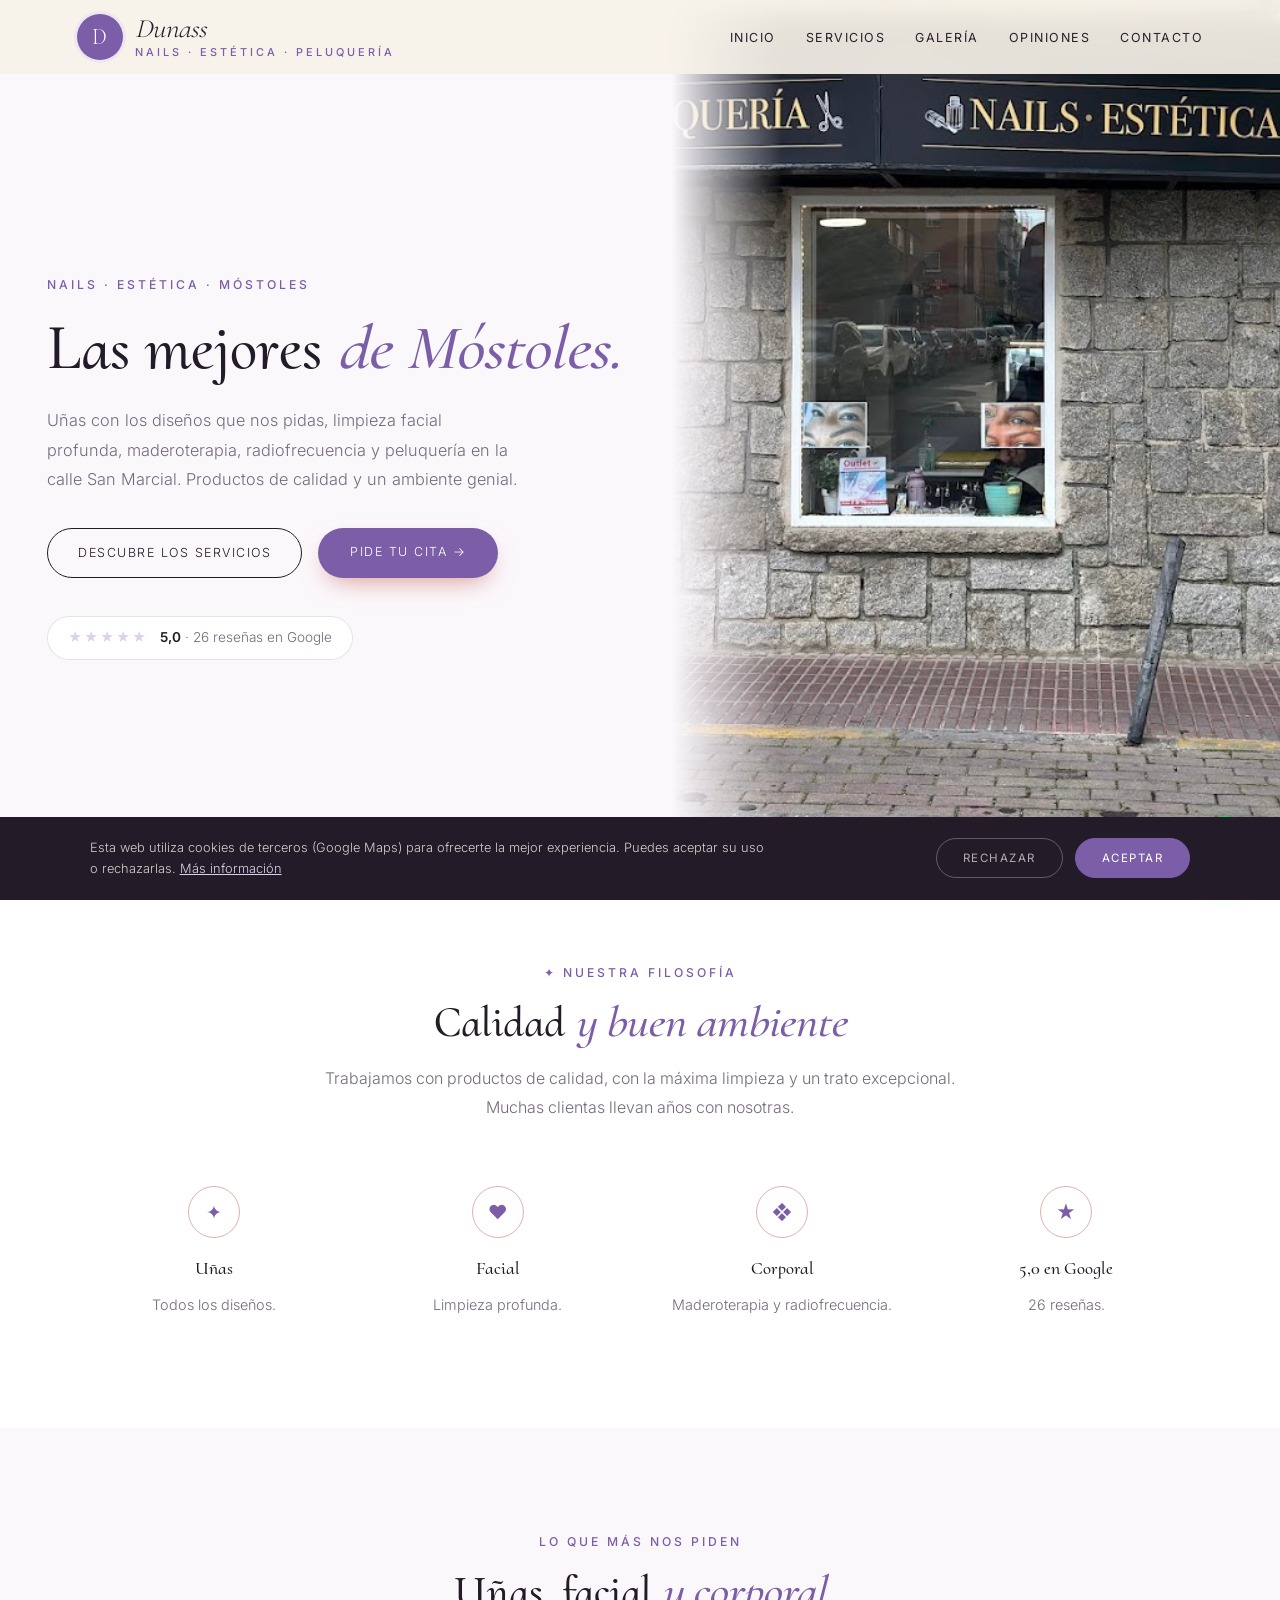
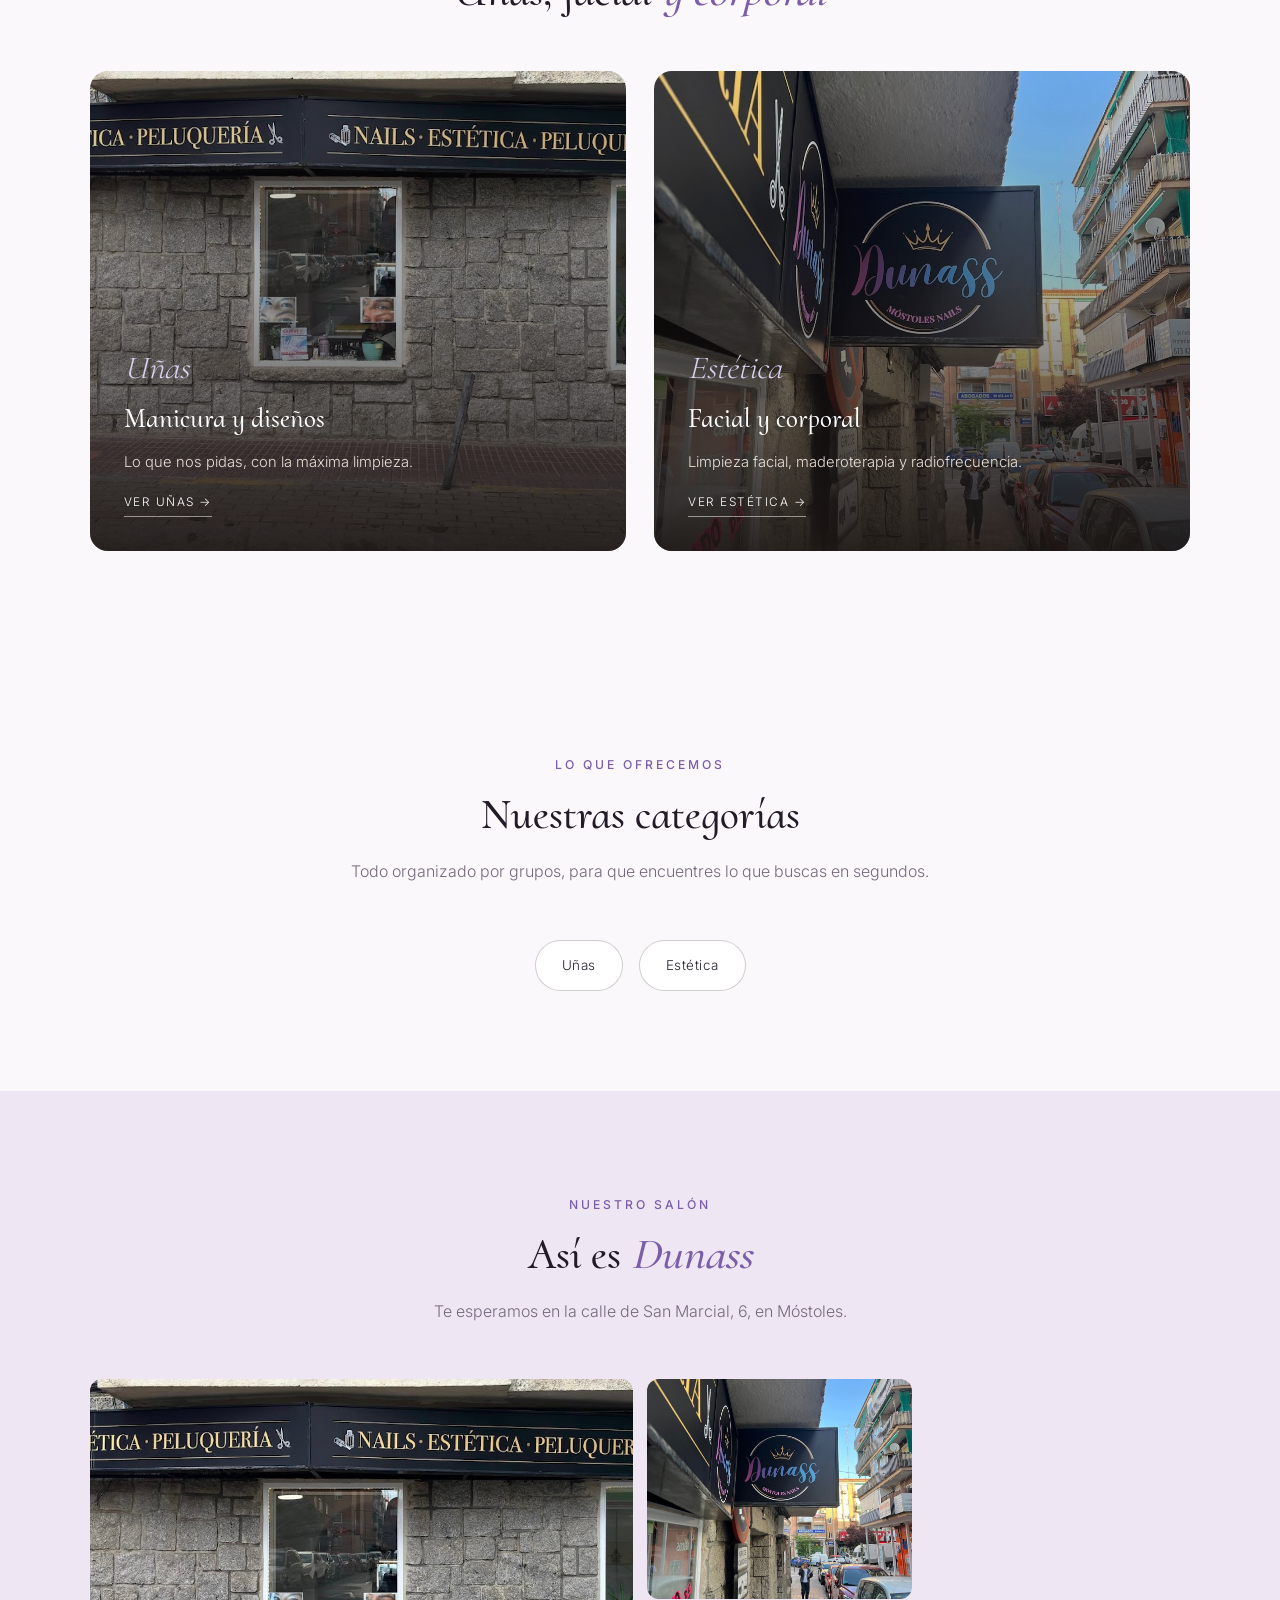
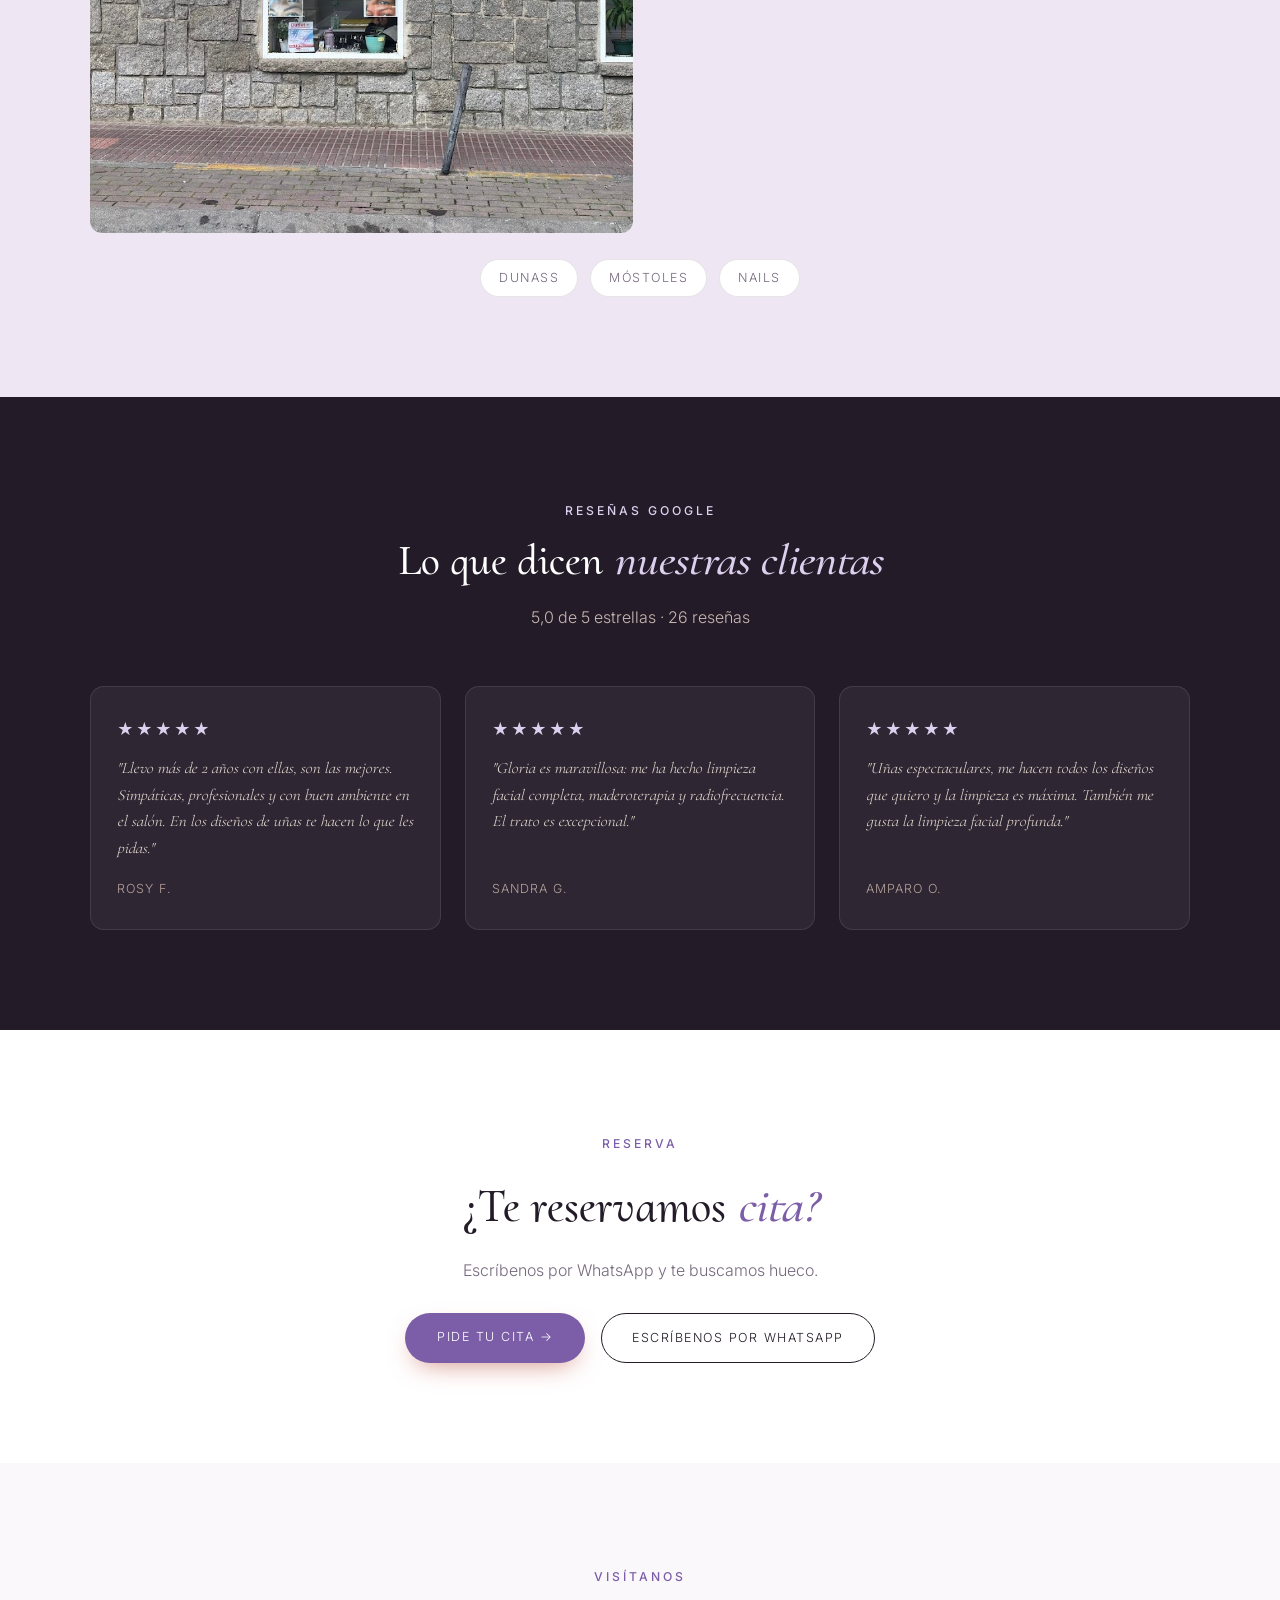
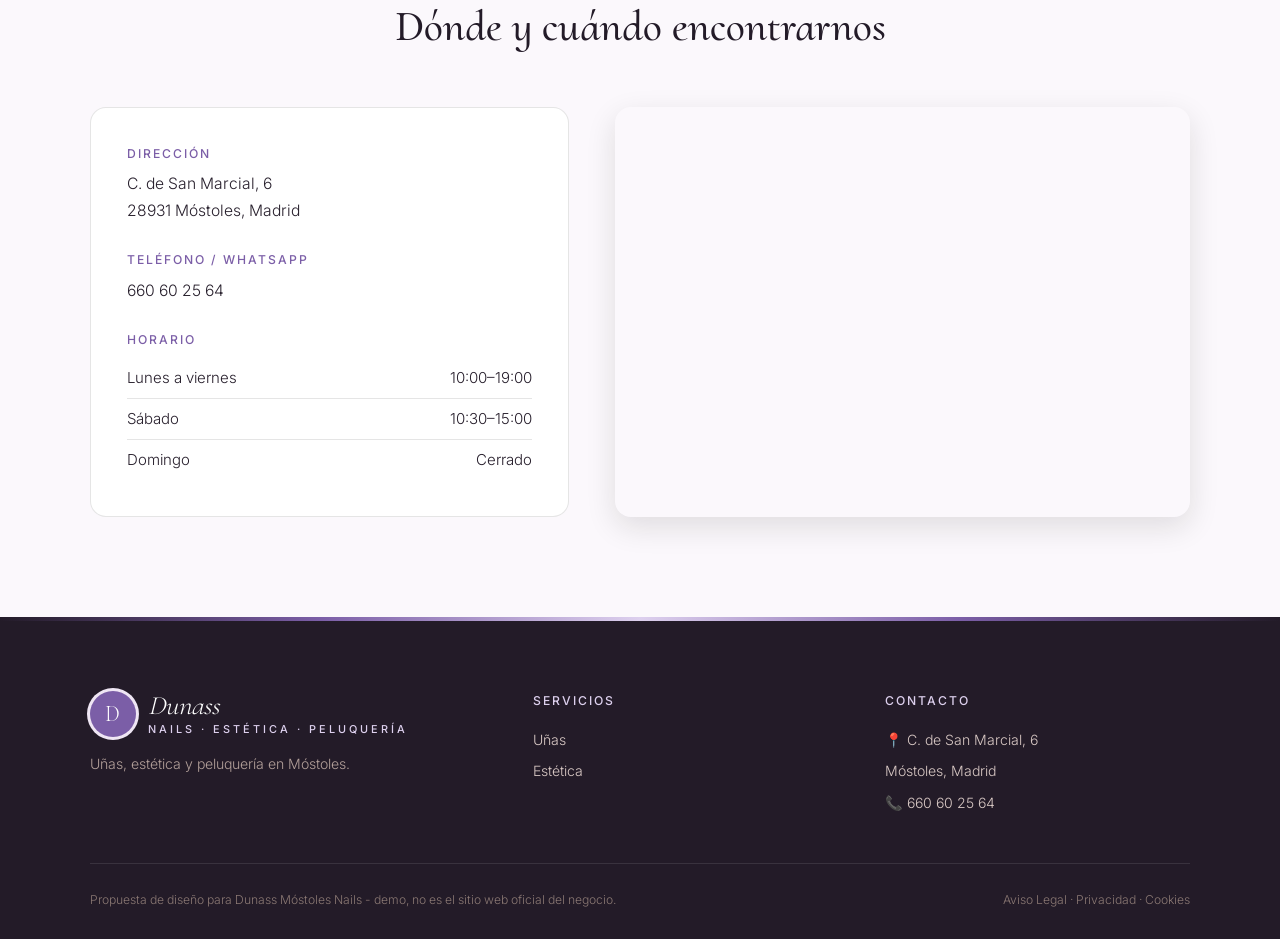
<file: index.html>
<!DOCTYPE html>
<html lang="es">
<head>
<meta charset="UTF-8">
<meta name="viewport" content="width=device-width, initial-scale=1.0">
<title>Dunass Móstoles Nails — Uñas, estética facial y peluquería en Móstoles</title>
<meta name="description" content="Dunass Móstoles Nails, en C. de San Marcial 6, Móstoles. Uñas con diseños, limpieza facial profunda, maderoterapia, radiofrecuencia y peluquería. 5,0★ con 26 reseñas en Google.">
<meta name="theme-color" content="#231b28">
<meta property="og:title" content="Dunass Móstoles Nails · Móstoles">
<meta property="og:image" content="maps_01.jpg">

<link rel="preconnect" href="https://fonts.googleapis.com"><link rel="preconnect" href="https://fonts.gstatic.com" crossorigin><link href="https://fonts.googleapis.com/css2?family=Cormorant+Upright:wght@600&family=Inter:wght@300;400;500;600&display=swap" rel="stylesheet">
<link rel="stylesheet" href="styles.css">
</head>
<body>

<header id="header">
  <a href="index.html" class="logo" aria-label="Dunass Móstoles Nails, inicio"><span class="logo-mark">D</span><span class="logo-text"><span class="script">Dunass</span><small>nails · estética · peluquería</small></span></a>
  <nav id="nav" aria-label="Navegación principal"><ul><li><a href="index.html#inicio">Inicio</a></li><li><a href="servicios.html">Servicios</a></li><li><a href="index.html#galeria">Galería</a></li><li><a href="index.html#opiniones">Opiniones</a></li><li><a href="index.html#contacto">Contacto</a></li></ul></nav><button class="nav-toggle" id="navToggle" aria-label="Abrir menú">☰</button>
</header>

<section class="hero" id="inicio">
  <div class="hero-text">
    <span class="eyebrow">Nails · Estética · Móstoles</span>
    <h1>Las mejores <em>de Móstoles.</em></h1>
    <p>Uñas con los diseños que nos pidas, limpieza facial profunda, maderoterapia, radiofrecuencia y peluquería en la calle San Marcial. Productos de calidad y un ambiente genial.</p>
    <div class="hero-ctas">
      <a href="servicios.html" class="btn-outline">Descubre los servicios</a>
      <a href="https://wa.me/34660602564?text=Hola%2C%20quiero%20pedir%20cita%20en%20Dunass" class="btn-solid" target="_blank" rel="noopener">Pide tu cita →</a>
    </div>
    <a class="hero-rating" href="https://www.google.com/maps/search/?api=1&query=Dunass+Mostoles+Nails,+C.+de+San+Marcial+6,+M%C3%B3stoles" target="_blank" rel="noopener"><span class="stars">★★★★★</span><span><strong>5,0</strong> · 26 reseñas en Google</span></a>
  </div>
  <div class="hero-img"><img src="maps_01.jpg" alt="Fachada de Dunass Móstoles Nails" style="object-position:center 50%;"></div>
</section>

<section class="trust">
  <div class="section-head">
    <span class="eyebrow">✦ Nuestra filosofía</span>
    <h2>Calidad <em>y buen ambiente</em></h2>
    <p>Trabajamos con productos de calidad, con la máxima limpieza y un trato excepcional. Muchas clientas llevan años con nosotras.</p>
  </div>
  <div class="trust-grid">
    <div class="trust-card"><span class="trust-ic">✦</span><h3>Uñas</h3><p>Todos los diseños.</p></div>
    <div class="trust-card"><span class="trust-ic">♥</span><h3>Facial</h3><p>Limpieza profunda.</p></div>
    <div class="trust-card"><span class="trust-ic">❖</span><h3>Corporal</h3><p>Maderoterapia y radiofrecuencia.</p></div>
    <div class="trust-card"><span class="trust-ic">★</span><h3>5,0 en Google</h3><p>26 reseñas.</p></div>
  </div>
</section>

<section class="worlds">
  <div class="section-head">
    <span class="eyebrow">Lo que más nos piden</span>
    <h2>Uñas, facial <em>y corporal</em></h2>
  </div>
  <div class="worlds-grid">
    <a href="servicios.html#unas" class="world-card"><img src="maps_01.jpg" alt="Manicura y diseños"><div class="world-text"><span class="script">Uñas</span><h3>Manicura y diseños</h3><p>Lo que nos pidas, con la máxima limpieza.</p><span class="world-link">Ver uñas →</span></div></a>
    <a href="servicios.html#estetica" class="world-card"><img src="maps_03.jpg" alt="Facial y corporal"><div class="world-text"><span class="script">Estética</span><h3>Facial y corporal</h3><p>Limpieza facial, maderoterapia y radiofrecuencia.</p><span class="world-link">Ver estética →</span></div></a>
  </div>
</section>

<section>
  <div class="section-head">
    <span class="eyebrow">Lo que ofrecemos</span>
    <h2>Nuestras categorías</h2>
    <p>Todo organizado por grupos, para que encuentres lo que buscas en segundos.</p>
  </div>
  <div class="cat-pills">
    <a href="servicios.html#unas" class="cat-pill">Uñas</a>
    <a href="servicios.html#estetica" class="cat-pill">Estética</a>
  </div>
</section>

<section class="gallery-wrap" id="galeria">
  <div class="section-head">
    <span class="eyebrow">Nuestro salón</span>
    <h2>Así es <em>Dunass</em></h2>
    <p>Te esperamos en la calle de San Marcial, 6, en Móstoles.</p>
  </div>
  <div class="gallery">
    <figure class="big"><img src="maps_01.jpg" alt="Nuestro salón" loading="lazy"></figure>
    <figure><img src="maps_03.jpg" alt="Calle San Marcial" loading="lazy"></figure>
  </div>
  <div class="brands"><span>Dunass</span><span>Móstoles</span><span>Nails</span></div>
</section>

<section class="reviews-wrap" id="opiniones">
  <div class="section-head">
    <span class="eyebrow">Reseñas Google</span>
    <h2>Lo que dicen <em>nuestras clientas</em></h2>
    <p>5,0 de 5 estrellas · 26 reseñas</p>
  </div>
  <div class="review-grid">
    <div class="review-card"><div class="stars">★★★★★</div><p>"Llevo más de 2 años con ellas, son las mejores. Simpáticas, profesionales y con buen ambiente en el salón. En los diseños de uñas te hacen lo que les pidas."</p><cite>Rosy F.</cite></div>
    <div class="review-card"><div class="stars">★★★★★</div><p>"Gloria es maravillosa: me ha hecho limpieza facial completa, maderoterapia y radiofrecuencia. El trato es excepcional."</p><cite>Sandra G.</cite></div>
    <div class="review-card"><div class="stars">★★★★★</div><p>"Uñas espectaculares, me hacen todos los diseños que quiero y la limpieza es máxima. También me gusta la limpieza facial profunda."</p><cite>Amparo O.</cite></div>
  </div>
</section>

<section class="cta-section">
  <span class="eyebrow">Reserva</span>
  <h2>¿Te reservamos <em>cita?</em></h2>
  <p>Escríbenos por WhatsApp y te buscamos hueco.</p>
  <div class="cta-row">
    <a href="https://wa.me/34660602564?text=Hola%2C%20quiero%20pedir%20cita%20en%20Dunass" class="btn-solid" target="_blank" rel="noopener">Pide tu cita →</a>
    <a href="https://wa.me/34660602564?text=Hola%2C%20quiero%20pedir%20cita%20en%20Dunass" class="btn-outline" target="_blank" rel="noopener">Escríbenos por WhatsApp</a>
  </div>
</section>

<section class="contact-section" id="contacto">
  <div class="section-head">
    <span class="eyebrow">Visítanos</span>
    <h2>Dónde y cuándo encontrarnos</h2>
  </div>
  <div class="contact-grid">
    <div class="contact-info">
      <div class="contact-block"><h3>Dirección</h3><p>C. de San Marcial, 6<br>28931 Móstoles, Madrid</p></div>
      <div class="contact-block"><h3>Teléfono / WhatsApp</h3><p><a href="tel:+34660602564">660 60 25 64</a></p></div>
      <div class="contact-block"><h3>Horario</h3><ul class="hours-list"><li><span>Lunes a viernes</span><span>10:00–19:00</span></li><li><span>Sábado</span><span>10:30–15:00</span></li><li><span>Domingo</span><span>Cerrado</span></li></ul></div>
      
    </div>
    <div class="contact-map">
      <iframe title="Mapa de Dunass Móstoles Nails" src="https://www.google.com/maps?q=Dunass+Mostoles+Nails,+C.+de+San+Marcial+6,+M%C3%B3stoles&output=embed" width="100%" height="100%" style="border:0;" allowfullscreen="" loading="lazy" referrerpolicy="no-referrer-when-downgrade"></iframe>
    </div>
  </div>
</section>

<footer>
  <div class="footer-grid">
    <div class="footer-brand">
      <a href="index.html" class="logo light"><span class="logo-mark">D</span><span class="logo-text"><span class="script">Dunass</span><small>nails · estética · peluquería</small></span></a>
      <p>Uñas, estética y peluquería en Móstoles.</p>
    </div>
    <div><h4>Servicios</h4><ul><li><a href="servicios.html#unas">Uñas</a></li><li><a href="servicios.html#estetica">Estética</a></li></ul></div>
    <div><h4>Contacto</h4><ul><li>📍 C. de San Marcial, 6</li><li>Móstoles, Madrid</li><li>📞 <a href="tel:+34660602564">660 60 25 64</a></li></ul></div>
  </div>
  <div class="footer-bottom">
    <span>Propuesta de diseño para Dunass Móstoles Nails - demo, no es el sitio web oficial del negocio.</span>
    <span><a href="aviso-legal.html">Aviso Legal</a> &middot; <a href="politica-privacidad.html">Privacidad</a> &middot; <a href="politica-cookies.html">Cookies</a></span>
  </div>
</footer>

<div id="cookie-banner" class="cookie-banner"><p>Esta web utiliza cookies de terceros (Google Maps) para ofrecerte la mejor experiencia. Puedes aceptar su uso o rechazarlas. <a href="politica-cookies.html">Más información</a></p><div class="cookie-actions"><button onclick="setCookieChoice('rejected')" class="ck-reject">Rechazar</button><button onclick="setCookieChoice('accepted')" class="ck-accept">Aceptar</button></div></div>
<div class="social-fabs"><a class="wa-fab" href="https://wa.me/34660602564?text=Hola%2C%20quiero%20pedir%20cita%20en%20Dunass" target="_blank" rel="noopener" aria-label="Escribir por WhatsApp"><svg width="28" height="28" viewBox="0 0 24 24" fill="white"><path d="M17.5 14.4c-.3-.1-1.8-.9-2-1s-.5-.1-.7.1-.8 1-.9 1.2-.3.2-.6.1a8.2 8.2 0 0 1-2.4-1.5 9 9 0 0 1-1.7-2.1c-.2-.3 0-.5.1-.6l.4-.5.3-.5v-.5l-.9-2.2c-.2-.6-.5-.5-.7-.5h-.6a1.1 1.1 0 0 0-.8.4 3.4 3.4 0 0 0-1 2.5 5.9 5.9 0 0 0 1.2 3.1 13.5 13.5 0 0 0 5.2 4.6c2.6 1 2.6.7 3.1.6a2.6 2.6 0 0 0 1.7-1.2 2.1 2.1 0 0 0 .2-1.2c-.1-.1-.3-.2-.6-.3ZM12 21.8a9.8 9.8 0 0 1-5-1.4l-.4-.2-3.7 1 1-3.6-.2-.4A9.8 9.8 0 1 1 12 21.8Zm8.4-18.3A11.8 11.8 0 0 0 1.8 17.7L.2 23.8l6.3-1.6a11.8 11.8 0 0 0 5.6 1.4A11.8 11.8 0 0 0 20.4 3.5Z"/></svg></a></div>
<script src="main.js"></script>
</body>
</html>
</file>
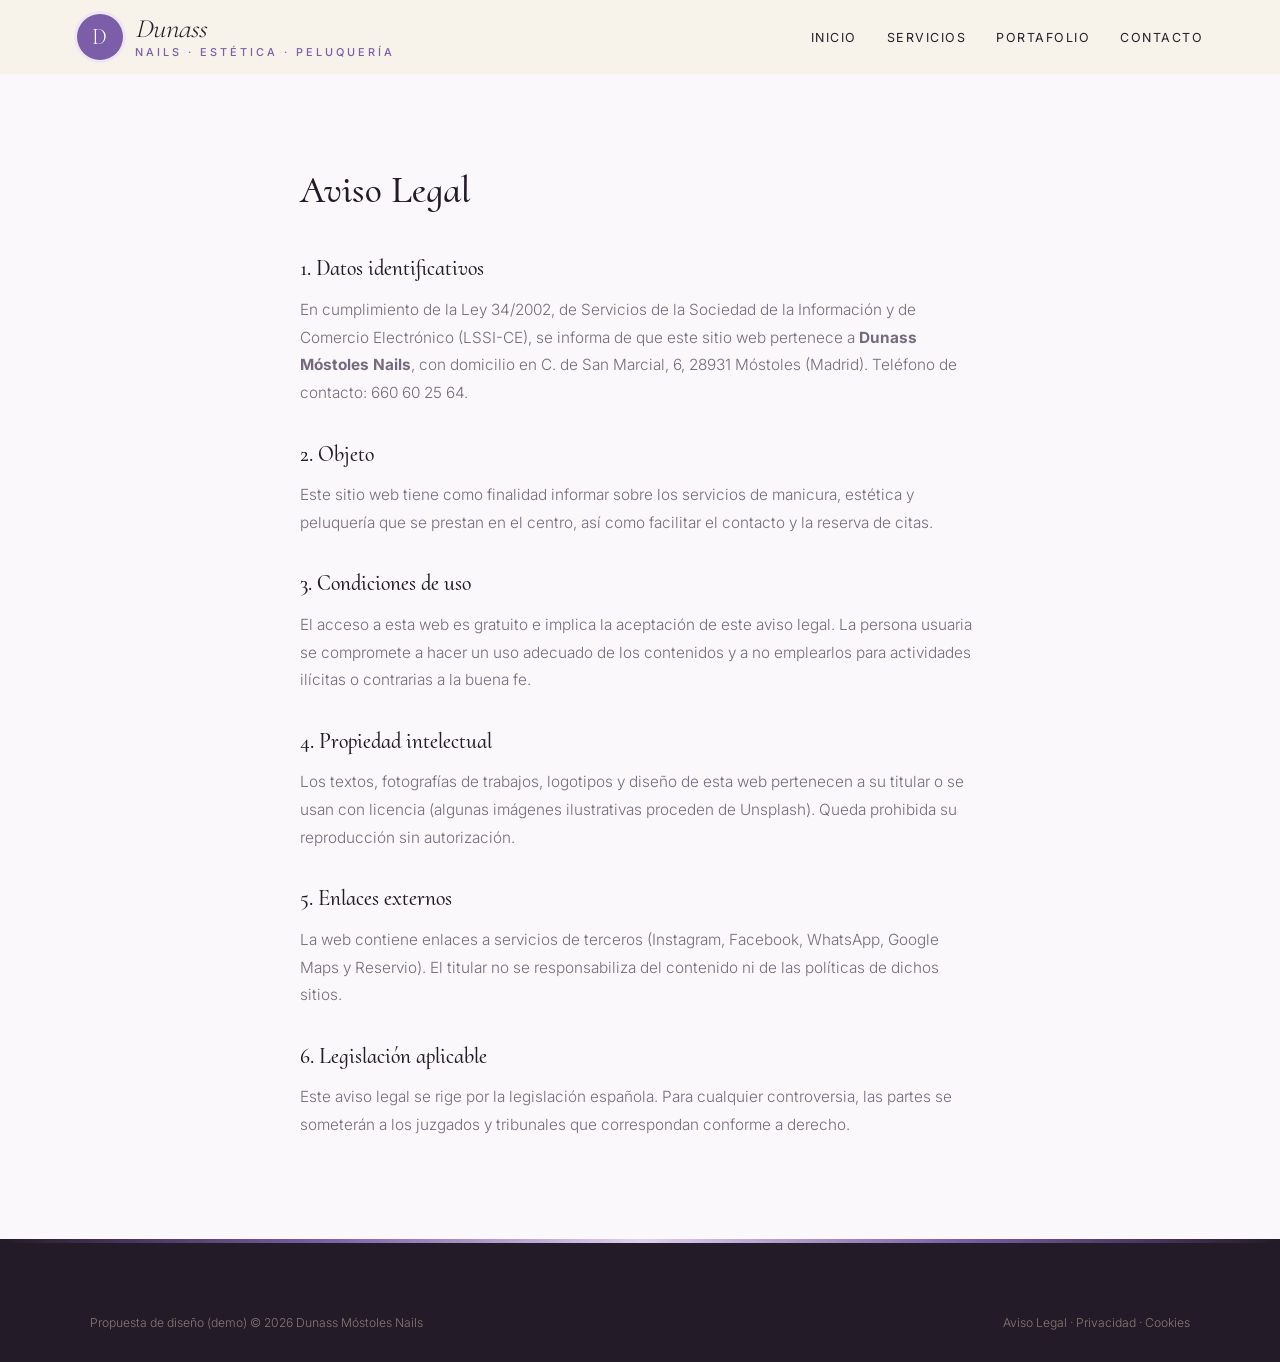
<file: aviso-legal.html>
<!DOCTYPE html>
<html lang="es">
<head>
<meta charset="UTF-8">
<meta name="viewport" content="width=device-width, initial-scale=1.0">
<title>Aviso Legal — Dunass Móstoles Nails</title>
<meta name="robots" content="noindex">

<link rel="preconnect" href="https://fonts.googleapis.com">
<link href="https://fonts.googleapis.com/css2?family=Cormorant+Upright:wght@600&family=Inter:wght@300;400;500;600&display=swap" rel="stylesheet">
<link rel="stylesheet" href="styles.css">
</head>
<body>
<header id="header" class="scrolled">
  <a href="index.html" class="logo" aria-label="Dunass Móstoles Nails, inicio">
    <span class="logo-mark">D</span>
    <span class="logo-text"><span class="script">Dunass</span><small>nails · estética · peluquería</small></span>
  </a>
  <nav id="nav" aria-label="Navegación principal">
    <ul>
      <li><a href="index.html#inicio">Inicio</a></li>
      <li><a href="servicios.html">Servicios</a></li>
      <li><a href="portafolio.html">Portafolio</a></li>
      <li><a href="index.html#contacto">Contacto</a></li>
    </ul>
  </nav>
  <button class="nav-toggle" id="navToggle" aria-label="Abrir menú">☰</button>
</header>
<main class="legal"><h1>Aviso Legal</h1>
<h2>1. Datos identificativos</h2>
<p>En cumplimiento de la Ley 34/2002, de Servicios de la Sociedad de la Información y de Comercio Electrónico (LSSI-CE), se informa de que este sitio web pertenece a <strong>Dunass Móstoles Nails</strong>, con domicilio en C. de San Marcial, 6, 28931 Móstoles (Madrid). Teléfono de contacto: 660 60 25 64.</p>
<h2>2. Objeto</h2>
<p>Este sitio web tiene como finalidad informar sobre los servicios de manicura, estética y peluquería que se prestan en el centro, así como facilitar el contacto y la reserva de citas.</p>
<h2>3. Condiciones de uso</h2>
<p>El acceso a esta web es gratuito e implica la aceptación de este aviso legal. La persona usuaria se compromete a hacer un uso adecuado de los contenidos y a no emplearlos para actividades ilícitas o contrarias a la buena fe.</p>
<h2>4. Propiedad intelectual</h2>
<p>Los textos, fotografías de trabajos, logotipos y diseño de esta web pertenecen a su titular o se usan con licencia (algunas imágenes ilustrativas proceden de Unsplash). Queda prohibida su reproducción sin autorización.</p>
<h2>5. Enlaces externos</h2>
<p>La web contiene enlaces a servicios de terceros (Instagram, Facebook, WhatsApp, Google Maps y Reservio). El titular no se responsabiliza del contenido ni de las políticas de dichos sitios.</p>
<h2>6. Legislación aplicable</h2>
<p>Este aviso legal se rige por la legislación española. Para cualquier controversia, las partes se someterán a los juzgados y tribunales que correspondan conforme a derecho.</p></main>
<footer>
  <div class="footer-bottom" style="margin-top:0">
    <span>Propuesta de diseño (demo) © 2026 Dunass Móstoles Nails</span>
    <span><a href="aviso-legal.html">Aviso Legal</a> &middot; <a href="politica-privacidad.html">Privacidad</a> &middot; <a href="politica-cookies.html">Cookies</a></span>
  </div>
</footer>
<script src="main.js"></script>
</body>
</html>
</file>
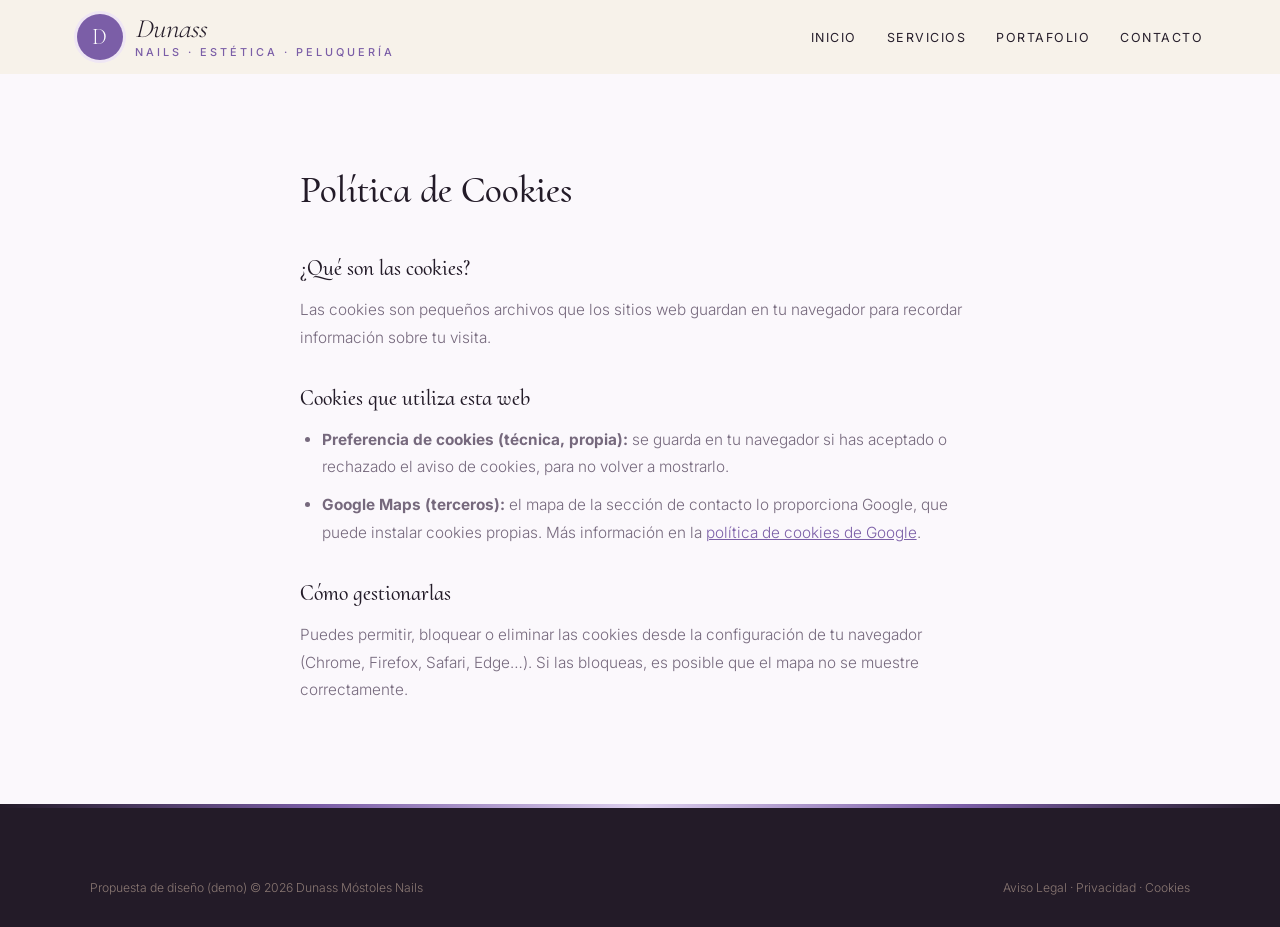
<file: politica-cookies.html>
<!DOCTYPE html>
<html lang="es">
<head>
<meta charset="UTF-8">
<meta name="viewport" content="width=device-width, initial-scale=1.0">
<title>Política de Cookies — Dunass Móstoles Nails</title>
<meta name="robots" content="noindex">

<link rel="preconnect" href="https://fonts.googleapis.com">
<link href="https://fonts.googleapis.com/css2?family=Cormorant+Upright:wght@600&family=Inter:wght@300;400;500;600&display=swap" rel="stylesheet">
<link rel="stylesheet" href="styles.css">
</head>
<body>
<header id="header" class="scrolled">
  <a href="index.html" class="logo" aria-label="Dunass Móstoles Nails, inicio">
    <span class="logo-mark">D</span>
    <span class="logo-text"><span class="script">Dunass</span><small>nails · estética · peluquería</small></span>
  </a>
  <nav id="nav" aria-label="Navegación principal">
    <ul>
      <li><a href="index.html#inicio">Inicio</a></li>
      <li><a href="servicios.html">Servicios</a></li>
      <li><a href="portafolio.html">Portafolio</a></li>
      <li><a href="index.html#contacto">Contacto</a></li>
    </ul>
  </nav>
  <button class="nav-toggle" id="navToggle" aria-label="Abrir menú">☰</button>
</header>
<main class="legal"><h1>Política de Cookies</h1>
<h2>¿Qué son las cookies?</h2>
<p>Las cookies son pequeños archivos que los sitios web guardan en tu navegador para recordar información sobre tu visita.</p>
<h2>Cookies que utiliza esta web</h2>
<ul>
<li><strong>Preferencia de cookies (técnica, propia):</strong> se guarda en tu navegador si has aceptado o rechazado el aviso de cookies, para no volver a mostrarlo.</li>
<li><strong>Google Maps (terceros):</strong> el mapa de la sección de contacto lo proporciona Google, que puede instalar cookies propias. Más información en la <a href="https://policies.google.com/technologies/cookies" target="_blank" rel="noopener">política de cookies de Google</a>.</li>
</ul>
<h2>Cómo gestionarlas</h2>
<p>Puedes permitir, bloquear o eliminar las cookies desde la configuración de tu navegador (Chrome, Firefox, Safari, Edge…). Si las bloqueas, es posible que el mapa no se muestre correctamente.</p></main>
<footer>
  <div class="footer-bottom" style="margin-top:0">
    <span>Propuesta de diseño (demo) © 2026 Dunass Móstoles Nails</span>
    <span><a href="aviso-legal.html">Aviso Legal</a> &middot; <a href="politica-privacidad.html">Privacidad</a> &middot; <a href="politica-cookies.html">Cookies</a></span>
  </div>
</footer>
<script src="main.js"></script>
</body>
</html>
</file>
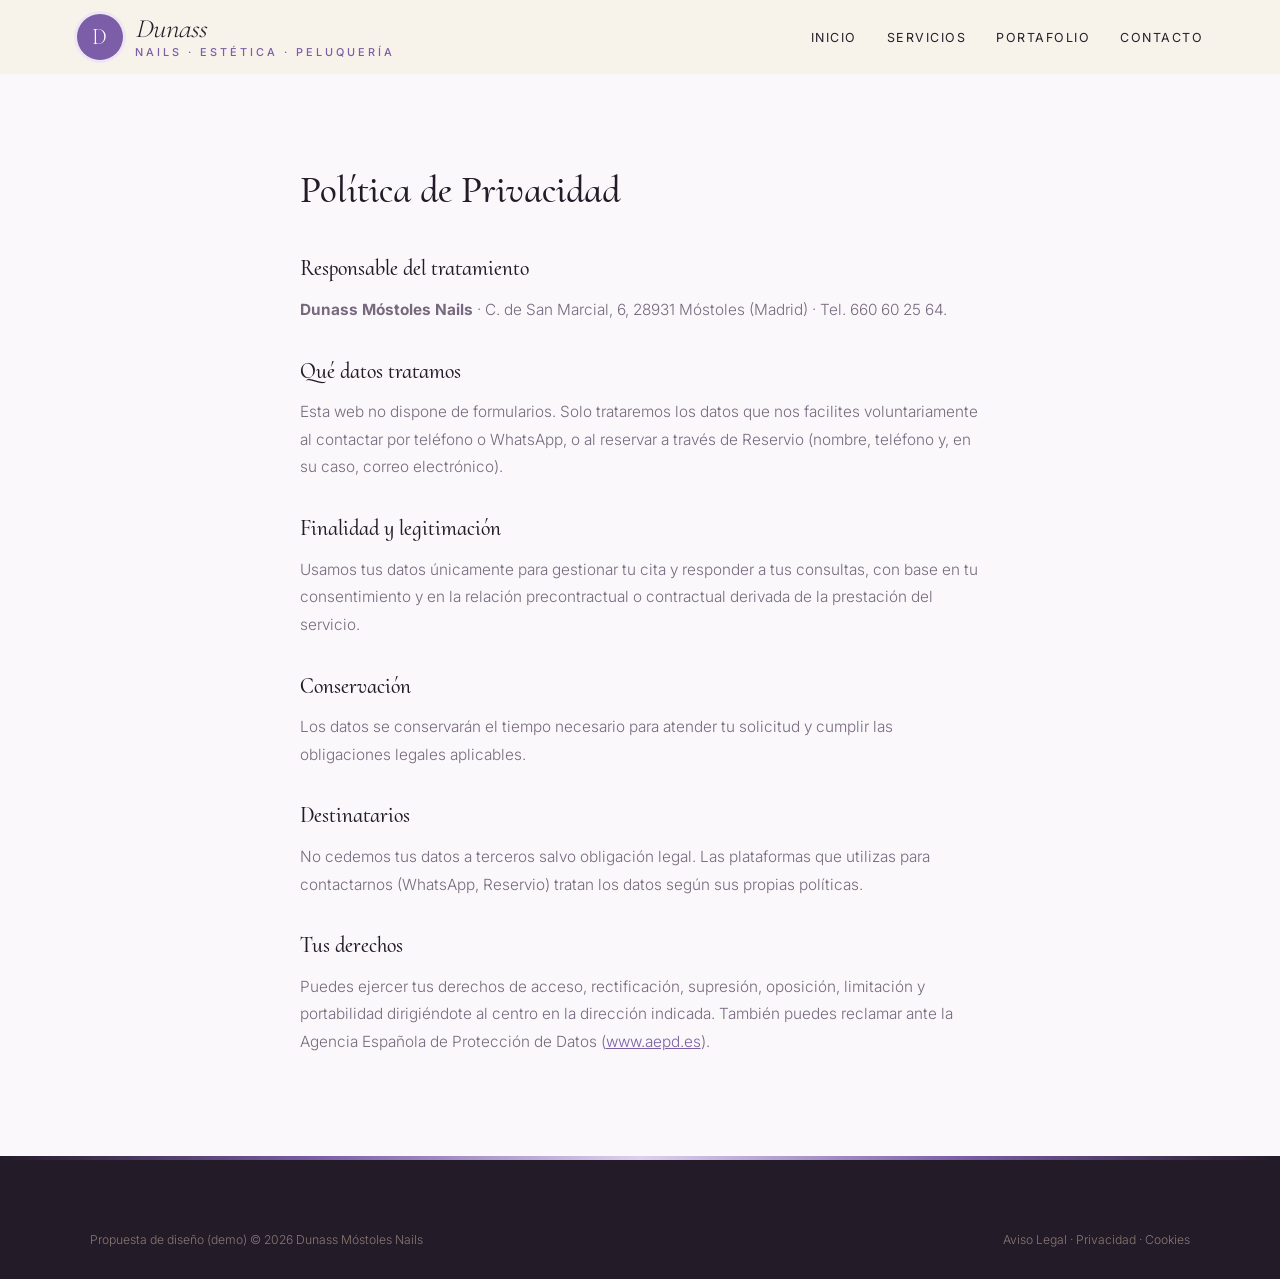
<file: politica-privacidad.html>
<!DOCTYPE html>
<html lang="es">
<head>
<meta charset="UTF-8">
<meta name="viewport" content="width=device-width, initial-scale=1.0">
<title>Política de Privacidad — Dunass Móstoles Nails</title>
<meta name="robots" content="noindex">

<link rel="preconnect" href="https://fonts.googleapis.com">
<link href="https://fonts.googleapis.com/css2?family=Cormorant+Upright:wght@600&family=Inter:wght@300;400;500;600&display=swap" rel="stylesheet">
<link rel="stylesheet" href="styles.css">
</head>
<body>
<header id="header" class="scrolled">
  <a href="index.html" class="logo" aria-label="Dunass Móstoles Nails, inicio">
    <span class="logo-mark">D</span>
    <span class="logo-text"><span class="script">Dunass</span><small>nails · estética · peluquería</small></span>
  </a>
  <nav id="nav" aria-label="Navegación principal">
    <ul>
      <li><a href="index.html#inicio">Inicio</a></li>
      <li><a href="servicios.html">Servicios</a></li>
      <li><a href="portafolio.html">Portafolio</a></li>
      <li><a href="index.html#contacto">Contacto</a></li>
    </ul>
  </nav>
  <button class="nav-toggle" id="navToggle" aria-label="Abrir menú">☰</button>
</header>
<main class="legal"><h1>Política de Privacidad</h1>
<h2>Responsable del tratamiento</h2>
<p><strong>Dunass Móstoles Nails</strong> · C. de San Marcial, 6, 28931 Móstoles (Madrid) · Tel. 660 60 25 64.</p>
<h2>Qué datos tratamos</h2>
<p>Esta web no dispone de formularios. Solo trataremos los datos que nos facilites voluntariamente al contactar por teléfono o WhatsApp, o al reservar a través de Reservio (nombre, teléfono y, en su caso, correo electrónico).</p>
<h2>Finalidad y legitimación</h2>
<p>Usamos tus datos únicamente para gestionar tu cita y responder a tus consultas, con base en tu consentimiento y en la relación precontractual o contractual derivada de la prestación del servicio.</p>
<h2>Conservación</h2>
<p>Los datos se conservarán el tiempo necesario para atender tu solicitud y cumplir las obligaciones legales aplicables.</p>
<h2>Destinatarios</h2>
<p>No cedemos tus datos a terceros salvo obligación legal. Las plataformas que utilizas para contactarnos (WhatsApp, Reservio) tratan los datos según sus propias políticas.</p>
<h2>Tus derechos</h2>
<p>Puedes ejercer tus derechos de acceso, rectificación, supresión, oposición, limitación y portabilidad dirigiéndote al centro en la dirección indicada. También puedes reclamar ante la Agencia Española de Protección de Datos (<a href="https://www.aepd.es" target="_blank" rel="noopener">www.aepd.es</a>).</p></main>
<footer>
  <div class="footer-bottom" style="margin-top:0">
    <span>Propuesta de diseño (demo) © 2026 Dunass Móstoles Nails</span>
    <span><a href="aviso-legal.html">Aviso Legal</a> &middot; <a href="politica-privacidad.html">Privacidad</a> &middot; <a href="politica-cookies.html">Cookies</a></span>
  </div>
</footer>
<script src="main.js"></script>
</body>
</html>
</file>
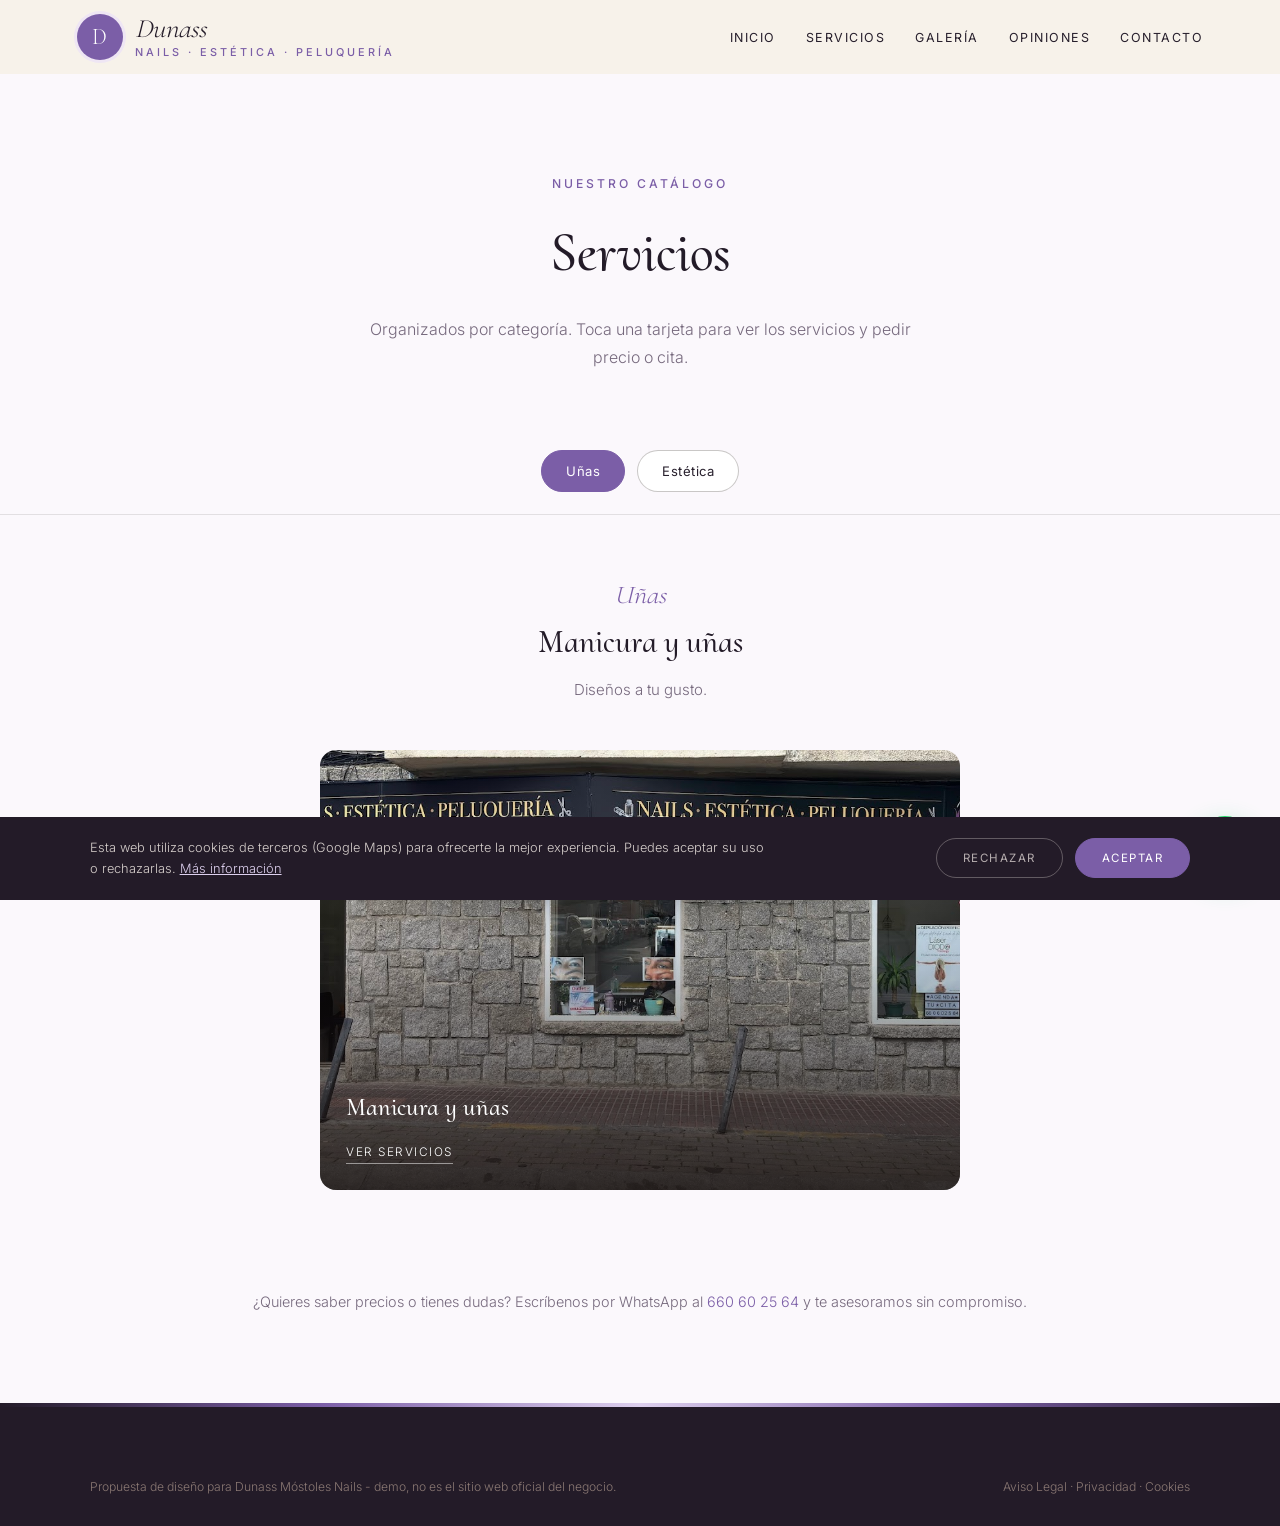
<file: servicios.html>
<!DOCTYPE html>
<html lang="es">
<head>
<meta charset="UTF-8">
<meta name="viewport" content="width=device-width, initial-scale=1.0">
<title>Servicios — Dunass Móstoles Nails · Móstoles</title>
<meta name="description" content="Servicios de Dunass Móstoles Nails en Móstoles.">

<link rel="preconnect" href="https://fonts.googleapis.com"><link rel="preconnect" href="https://fonts.gstatic.com" crossorigin><link href="https://fonts.googleapis.com/css2?family=Cormorant+Upright:wght@600&family=Inter:wght@300;400;500;600&display=swap" rel="stylesheet">
<link rel="stylesheet" href="styles.css">
</head>
<body>

<header id="header" class="scrolled">
  <a href="index.html" class="logo" aria-label="Dunass Móstoles Nails, inicio"><span class="logo-mark">D</span><span class="logo-text"><span class="script">Dunass</span><small>nails · estética · peluquería</small></span></a>
  <nav id="nav" aria-label="Navegación principal"><ul><li><a href="index.html#inicio">Inicio</a></li><li><a href="servicios.html">Servicios</a></li><li><a href="index.html#galeria">Galería</a></li><li><a href="index.html#opiniones">Opiniones</a></li><li><a href="index.html#contacto">Contacto</a></li></ul></nav><button class="nav-toggle" id="navToggle" aria-label="Abrir menú">☰</button>
</header>

<div class="page-hero">
  <span class="eyebrow">Nuestro catálogo</span>
  <h1>Servicios</h1>
  <p>Organizados por categoría. Toca una tarjeta para ver los servicios y pedir precio o cita.</p>
</div>

<div class="tabs">
  <button class="tab-btn active" data-tab="unas">Uñas</button>
  <button class="tab-btn" data-tab="estetica">Estética</button>
  
</div>

<div class="tab-panel active" id="unas">
  <div class="tab-intro"><span class="script">Uñas</span><h2>Manicura y uñas</h2><p>Diseños a tu gusto.</p></div>
  <div class="cat-grid single">
    <div class="cat-card" onclick="openModal('unas')"><img src="maps_01.jpg" alt="Manicura y uñas" loading="lazy"><div class="cat-card-text"><h3>Manicura y uñas</h3><span>Ver servicios</span></div></div>
  </div>
</div>

<div class="tab-panel" id="estetica">
  <div class="tab-intro"><span class="script">Estética</span><h2>Facial y corporal</h2><p>Piel cuidada.</p></div>
  <div class="cat-grid single">
    <div class="cat-card" onclick="openModal('estetica')"><img src="maps_03.jpg" alt="Facial y corporal" loading="lazy"><div class="cat-card-text"><h3>Facial y corporal</h3><span>Ver servicios</span></div></div>
  </div>
</div>


<p class="services-note">¿Quieres saber precios o tienes dudas? Escríbenos por WhatsApp al <a href="https://wa.me/34660602564" target="_blank" rel="noopener" style="color:var(--red)">660 60 25 64</a> y te asesoramos sin compromiso.</p>

<div class="modal-overlay" id="modal-unas"><div class="modal">
  <button class="modal-close" onclick="closeModal('unas')" aria-label="Cerrar">×</button>
  <h3>Manicura y uñas</h3><p class="modal-sub">Manos</p>
  <div class="svc-row"><div><div class="svc-name">M</div><span class="svc-desc">a</span></div><div class="svc-price">Consultar</div></div>
  <div class="svc-row"><div><div class="svc-name">U</div><span class="svc-desc">ñ</span></div><div class="svc-price">Consultar</div></div>
  <div class="svc-row"><div><div class="svc-name">D</div><span class="svc-desc">e</span></div><div class="svc-price">Consultar</div></div>
  <div class="svc-row"><div><div class="svc-name">P</div><span class="svc-desc">e</span></div><div class="svc-price">Consultar</div></div>
  <a class="modal-cta alt" href="https://wa.me/34660602564?text=Hola%2C%20quiero%20informaci%C3%B3n%20sobre%20manicura%20y%20u%C3%B1as" target="_blank" rel="noopener">Pedir cita por WhatsApp</a>
</div></div>

<div class="modal-overlay" id="modal-estetica"><div class="modal">
  <button class="modal-close" onclick="closeModal('estetica')" aria-label="Cerrar">×</button>
  <h3>Facial y corporal</h3><p class="modal-sub">Estética</p>
  <div class="svc-row"><div><div class="svc-name">L</div><span class="svc-desc">i</span></div><div class="svc-price">Consultar</div></div>
  <div class="svc-row"><div><div class="svc-name">M</div><span class="svc-desc">a</span></div><div class="svc-price">Consultar</div></div>
  <div class="svc-row"><div><div class="svc-name">R</div><span class="svc-desc">a</span></div><div class="svc-price">Consultar</div></div>
  <div class="svc-row"><div><div class="svc-name">P</div><span class="svc-desc">e</span></div><div class="svc-price">Consultar</div></div>
  <a class="modal-cta alt" href="https://wa.me/34660602564?text=Hola%2C%20quiero%20informaci%C3%B3n%20sobre%20facial%20y%20corporal" target="_blank" rel="noopener">Pedir cita por WhatsApp</a>
</div></div>


<footer>
  <div class="footer-bottom" style="margin-top:0">
    <span>Propuesta de diseño para Dunass Móstoles Nails - demo, no es el sitio web oficial del negocio.</span>
    <span><a href="aviso-legal.html">Aviso Legal</a> &middot; <a href="politica-privacidad.html">Privacidad</a> &middot; <a href="politica-cookies.html">Cookies</a></span>
  </div>
</footer>

<div id="cookie-banner" class="cookie-banner"><p>Esta web utiliza cookies de terceros (Google Maps) para ofrecerte la mejor experiencia. Puedes aceptar su uso o rechazarlas. <a href="politica-cookies.html">Más información</a></p><div class="cookie-actions"><button onclick="setCookieChoice('rejected')" class="ck-reject">Rechazar</button><button onclick="setCookieChoice('accepted')" class="ck-accept">Aceptar</button></div></div>
<div class="social-fabs"><a class="wa-fab" href="https://wa.me/34660602564?text=Hola%2C%20quiero%20pedir%20cita%20en%20Dunass" target="_blank" rel="noopener" aria-label="Escribir por WhatsApp"><svg width="28" height="28" viewBox="0 0 24 24" fill="white"><path d="M17.5 14.4c-.3-.1-1.8-.9-2-1s-.5-.1-.7.1-.8 1-.9 1.2-.3.2-.6.1a8.2 8.2 0 0 1-2.4-1.5 9 9 0 0 1-1.7-2.1c-.2-.3 0-.5.1-.6l.4-.5.3-.5v-.5l-.9-2.2c-.2-.6-.5-.5-.7-.5h-.6a1.1 1.1 0 0 0-.8.4 3.4 3.4 0 0 0-1 2.5 5.9 5.9 0 0 0 1.2 3.1 13.5 13.5 0 0 0 5.2 4.6c2.6 1 2.6.7 3.1.6a2.6 2.6 0 0 0 1.7-1.2 2.1 2.1 0 0 0 .2-1.2c-.1-.1-.3-.2-.6-.3ZM12 21.8a9.8 9.8 0 0 1-5-1.4l-.4-.2-3.7 1 1-3.6-.2-.4A9.8 9.8 0 1 1 12 21.8Zm8.4-18.3A11.8 11.8 0 0 0 1.8 17.7L.2 23.8l6.3-1.6a11.8 11.8 0 0 0 5.6 1.4A11.8 11.8 0 0 0 20.4 3.5Z"/></svg></a></div>
<script src="main.js"></script>
</body>
</html>
</file>
<file: styles.css>
:root{
  --cream:#fbf8fc; --paper:#ffffff; --tint:#efe6f4; --ink:#271f2c; --dark:#231b28; --muted:#76697d;
  --red:#7b5ea7; --red-dark:#5f4885; --teal:#7b5ea7; --gold:#ddd0ee; --line:rgba(0,0,0,.1);
  --brand-gradient:linear-gradient(90deg,#231b28,#7b5ea7,#ddd0ee,#7b5ea7,#231b28);
}
*{margin:0;padding:0;box-sizing:border-box;}
html{scroll-behavior:smooth;}
body{font-family:'Inter',sans-serif;background:var(--cream);color:var(--ink);overflow-x:hidden;font-weight:300;line-height:1.6;}
a{text-decoration:none;color:inherit;}
h1,h2,h3{font-family:'Cormorant Upright',serif;font-weight:500;}
h1 em,h2 em{font-style:italic;color:var(--red);}
img{max-width:100%;display:block;}
.script{font-family:'Cormorant Upright',serif;font-style:italic;}

/* HEADER */
header{position:fixed;top:0;left:0;right:0;z-index:100;display:flex;justify-content:space-between;align-items:center;padding:14px 6%;background:rgba(247,241,233,.92);backdrop-filter:blur(10px);-webkit-backdrop-filter:blur(10px);transition:box-shadow .3s,padding .3s;}
header.scrolled{box-shadow:0 2px 24px rgba(28,22,20,.1);padding:8px 6%;}
.logo{display:flex;align-items:center;gap:12px;color:var(--dark);}
.logo-badge{width:58px;height:58px;border-radius:50%;object-fit:cover;box-shadow:0 0 0 2px var(--gold),0 6px 16px rgba(28,22,20,.15);transition:width .3s,height .3s;}
header.scrolled .logo-badge{width:46px;height:46px;}
.logo-text{display:flex;flex-direction:column;line-height:1;}
.logo-text .script{font-size:1.65rem;color:var(--dark);}
.logo-text small{font-size:.68rem;letter-spacing:3px;text-transform:uppercase;color:var(--red);margin-top:4px;font-weight:500;}
.logo.light .logo-text .script{color:#fff;}
.logo.light .logo-text small{color:var(--gold);}
nav ul{list-style:none;display:flex;gap:30px;}
nav a{font-size:.78rem;letter-spacing:1.5px;text-transform:uppercase;font-weight:400;position:relative;padding:4px 0;}
nav a::after{content:"";position:absolute;left:0;bottom:-2px;height:1px;width:100%;background:var(--red);transform:scaleX(0);transform-origin:right;transition:transform .3s;}
nav a:hover::after{transform:scaleX(1);transform-origin:left;}
.nav-toggle{display:none;font-size:1.6rem;background:none;border:none;color:var(--dark);cursor:pointer;}

/* BOTONES */
.btn-outline{display:inline-block;border:1px solid var(--dark);color:var(--dark);padding:14px 30px;font-size:.78rem;letter-spacing:1.5px;text-transform:uppercase;border-radius:40px;transition:all .25s;}
.btn-outline:hover{background:var(--dark);color:var(--cream);}
.btn-outline.light{border-color:rgba(255,255,255,.5);color:#fff;}
.btn-outline.light:hover{background:#fff;color:var(--dark);}
.btn-solid{display:inline-block;background:var(--red);color:#fff;padding:14px 32px;font-size:.78rem;letter-spacing:1.5px;text-transform:uppercase;border-radius:40px;transition:transform .25s,box-shadow .25s,background .25s;box-shadow:0 10px 26px -10px rgba(181,64,44,.6);}
.btn-solid:hover{transform:translateY(-2px);background:var(--red-dark);}

/* HERO */
.hero{min-height:95vh;display:grid;grid-template-columns:1.05fr .95fr;align-items:stretch;padding:0;}
.hero-text{display:flex;flex-direction:column;justify-content:center;padding:150px 7% 70px;}
.eyebrow{display:inline-block;color:var(--teal);text-transform:uppercase;letter-spacing:3px;font-size:.76rem;font-weight:500;}
.hero-text .eyebrow{margin-bottom:20px;}
.hero-text h1{font-size:clamp(2.4rem,5vw,3.9rem);line-height:1.12;margin-bottom:22px;color:var(--dark);}
.hero-text p{font-size:1.02rem;color:var(--muted);max-width:470px;line-height:1.8;margin-bottom:34px;}
.hero-ctas{display:flex;gap:16px;flex-wrap:wrap;}
.hero-rating{display:inline-flex;align-items:center;gap:12px;margin-top:38px;padding:10px 20px;border:1px solid var(--line);border-radius:40px;background:var(--paper);font-size:.85rem;color:var(--muted);align-self:flex-start;}
.hero-rating strong{color:var(--dark);font-weight:600;}
.stars{color:var(--gold);letter-spacing:2px;}
.hero-img{position:relative;overflow:hidden;}
.hero-img img{width:100%;height:100%;object-fit:cover;position:absolute;inset:0;}
.hero-img::after{content:"";position:absolute;inset:0;background:linear-gradient(90deg,var(--cream) 0%,rgba(247,241,233,0) 18%);}

/* SECCIONES */
section{padding:100px 7%;}
.section-head{text-align:center;max-width:640px;margin:0 auto 54px;}
.section-head h2{font-size:clamp(1.9rem,4vw,2.7rem);margin-top:12px;color:var(--dark);line-height:1.2;}
.section-head p{margin-top:16px;color:var(--muted);line-height:1.8;}

.trust{background:var(--paper);border-top:4px solid transparent;border-image:var(--brand-gradient) 1;}
.trust-grid{display:grid;grid-template-columns:repeat(auto-fit,minmax(230px,1fr));gap:36px;max-width:1150px;margin:0 auto;}
.trust-card{text-align:center;padding:10px;}
.trust-ic{display:inline-grid;place-items:center;width:52px;height:52px;border-radius:50%;border:1px solid rgba(181,64,44,.4);color:var(--red);font-size:1.2rem;margin-bottom:16px;}
.trust-card h3{font-size:1.15rem;color:var(--dark);margin-bottom:10px;}
.trust-card p{font-size:.9rem;color:var(--muted);line-height:1.7;}

/* DOS MUNDOS */
.worlds{background:var(--cream);}
.worlds-grid{display:grid;grid-template-columns:1fr 1fr;gap:28px;max-width:1150px;margin:0 auto;}
.world-card{position:relative;border-radius:18px;overflow:hidden;min-height:480px;display:flex;align-items:flex-end;color:#fff;}
.world-card img{position:absolute;inset:0;width:100%;height:100%;object-fit:cover;transition:transform .6s;}
.world-card:hover img{transform:scale(1.05);}
.world-card::after{content:"";position:absolute;inset:0;background:linear-gradient(to top,rgba(28,22,20,.92) 0%,rgba(28,22,20,.35) 55%,rgba(28,22,20,.05) 100%);}
.world-text{position:relative;z-index:2;padding:34px;}
.world-text .script{font-size:2rem;color:var(--gold);}
.world-text h3{font-size:1.7rem;margin:4px 0 10px;}
.world-text p{font-size:.92rem;color:#eadfd6;line-height:1.7;max-width:440px;}
.world-link{display:inline-block;margin-top:18px;font-size:.74rem;letter-spacing:1.5px;text-transform:uppercase;border-bottom:1px solid rgba(255,255,255,.5);padding-bottom:4px;}

/* PILLS */
.cat-pills{display:flex;flex-wrap:wrap;gap:16px;justify-content:center;max-width:1000px;margin:0 auto;}
.cat-pill{border:1px solid rgba(43,33,29,.22);padding:14px 26px;border-radius:30px;font-size:.84rem;letter-spacing:.5px;transition:all .2s;background:var(--paper);}
.cat-pill:hover{background:var(--red);color:#fff;border-color:var(--red);}

/* GALERIA */
.gallery-wrap{background:var(--tint);}
.gallery{max-width:1200px;margin:0 auto;display:grid;grid-template-columns:repeat(4,1fr);grid-auto-rows:220px;gap:14px;}
.gallery figure{overflow:hidden;border-radius:12px;margin:0;}
.gallery img{width:100%;height:100%;object-fit:cover;transition:transform .5s;}
.gallery figure:hover img{transform:scale(1.05);}
.gallery .big{grid-column:span 2;grid-row:span 2;}

/* RESEÑAS */
.reviews-wrap{background:var(--dark);color:#fff;position:relative;}
.reviews-wrap .section-head h2{color:#fff;}
.reviews-wrap .section-head h2 em{color:var(--gold);}
.reviews-wrap .section-head p{color:#c9b9b2;}
.reviews-wrap .eyebrow{color:var(--gold);}
.review-grid{display:grid;grid-template-columns:repeat(auto-fit,minmax(300px,1fr));gap:24px;max-width:1150px;margin:0 auto;}
.review-card{background:rgba(255,255,255,.05);border:1px solid rgba(255,255,255,.1);padding:30px 26px;border-radius:14px;display:flex;flex-direction:column;}
.review-card .stars{margin-bottom:14px;}
.review-card p{font-family:'Cormorant Upright',serif;font-size:.98rem;color:#eadfd6;line-height:1.7;font-style:italic;margin-bottom:16px;flex:1;}
.review-card cite{font-size:.78rem;color:#b3a099;font-style:normal;text-transform:uppercase;letter-spacing:1px;}

/* CTA */
.cta-section{text-align:center;background:var(--paper);}
.cta-section h2{font-size:clamp(2rem,4vw,2.9rem);color:var(--dark);margin:14px 0 14px;}
.cta-section p{color:var(--muted);margin-bottom:30px;}
.cta-row{display:flex;gap:16px;justify-content:center;flex-wrap:wrap;}

/* CONTACTO */
.contact-section{background:var(--cream);}
.contact-grid{display:grid;grid-template-columns:1fr 1.2fr;gap:46px;max-width:1150px;margin:0 auto;align-items:stretch;}
.contact-info{display:flex;flex-direction:column;gap:26px;background:var(--paper);border:1px solid var(--line);border-radius:16px;padding:36px;}
.contact-block h3{font-family:'Inter',sans-serif;font-size:.76rem;text-transform:uppercase;letter-spacing:2px;color:var(--red);font-weight:500;margin-bottom:8px;}
.contact-block p{font-size:.98rem;color:var(--ink);line-height:1.7;}
.contact-block a:hover{color:var(--red);}
.hours-list{list-style:none;}
.hours-list li{display:flex;justify-content:space-between;gap:20px;padding:8px 0;border-bottom:1px solid var(--line);font-size:.94rem;}
.hours-list li:last-child{border-bottom:none;}
.contact-map{border-radius:16px;overflow:hidden;min-height:380px;box-shadow:0 10px 30px rgba(28,22,20,.12);}
.contact-map iframe{display:block;min-height:380px;}

/* FOOTER */
footer{background:var(--dark);color:#d9c9c5;padding:70px 7% 30px;border-top:4px solid transparent;border-image:var(--brand-gradient) 1;}
.footer-grid{display:grid;grid-template-columns:1.3fr 1fr 1fr;gap:46px;max-width:1200px;margin:0 auto;padding-bottom:40px;border-bottom:1px solid rgba(255,255,255,.1);}
.footer-brand p{font-size:.88rem;color:#b3a09a;margin-top:16px;}
footer h4{font-size:.76rem;text-transform:uppercase;letter-spacing:2px;color:var(--gold);margin-bottom:18px;font-weight:500;}
footer ul{list-style:none;}
footer li{margin-bottom:9px;font-size:.88rem;color:#d9c9c5;}
footer a:hover{color:var(--gold);}
.footer-bottom{max-width:1200px;margin:26px auto 0;display:flex;justify-content:space-between;flex-wrap:wrap;gap:10px;font-size:.76rem;color:#8a7873;}
.footer-bottom a{color:#8a7873;}

/* FABS */
.social-fabs{position:fixed;bottom:26px;right:26px;z-index:200;display:flex;flex-direction:column;gap:14px;align-items:center;}
.social-fabs a{width:52px;height:52px;border-radius:50%;display:flex;align-items:center;justify-content:center;box-shadow:0 10px 24px rgba(0,0,0,.2);transition:transform .2s;}
.social-fabs a:hover{transform:scale(1.08);}
.wa-fab{width:58px !important;height:58px !important;background:#25D366;box-shadow:0 10px 26px rgba(37,211,102,.45) !important;}
.ig-fab{background:radial-gradient(circle at 30% 110%,#fdf497 0%,#fdf497 5%,#fd5949 45%,#d6249f 60%,#285AEB 90%);}
.fb-fab{background:#1877F2;}

/* COOKIES */
.cookie-banner{display:none;position:fixed;bottom:0;left:0;right:0;z-index:300;background:var(--dark);padding:20px 7%;flex-wrap:wrap;align-items:center;justify-content:space-between;gap:16px;}
.cookie-banner p{font-size:.8rem;color:rgba(245,237,232,.85);line-height:1.7;max-width:680px;}
.cookie-banner p a{color:var(--gold);text-decoration:underline;}
.cookie-actions{display:flex;gap:12px;flex-shrink:0;}
.cookie-actions button{font-family:'Inter',sans-serif;font-size:.72rem;letter-spacing:1.5px;text-transform:uppercase;padding:12px 26px;cursor:pointer;border-radius:30px;}
.ck-reject{background:transparent;color:rgba(245,237,232,.7);border:1px solid rgba(245,237,232,.3);}
.ck-accept{background:var(--red);color:#fff;border:1px solid var(--red);}

/* PÁGINAS INTERIORES */
.page-hero{padding:170px 7% 60px;text-align:center;background:var(--cream);}
.page-hero h1{font-size:clamp(2.3rem,5vw,3.4rem);margin-top:14px;color:var(--dark);}
.page-hero p{color:var(--muted);max-width:580px;margin:18px auto 0;line-height:1.8;}
.tabs{position:sticky;top:74px;z-index:50;background:var(--cream);padding:18px 7% 22px;display:flex;gap:12px;justify-content:center;flex-wrap:wrap;border-bottom:1px solid var(--line);}
.tab-btn{border:1px solid rgba(43,33,29,.25);background:var(--paper);padding:12px 24px;border-radius:30px;font-family:'Inter',sans-serif;font-size:.82rem;letter-spacing:.5px;color:var(--ink);cursor:pointer;transition:all .2s;}
.tab-btn.active,.tab-btn:hover{background:var(--red);color:#fff;border-color:var(--red);}
.tab-panel{display:none;padding:60px 7% 100px;max-width:1200px;margin:0 auto;}
.tab-panel.active{display:block;animation:fadeIn .5s;}
@keyframes fadeIn{from{opacity:0;transform:translateY(12px)}to{opacity:1;transform:none}}
.tab-intro{text-align:center;max-width:600px;margin:0 auto 46px;}
.tab-intro .script{font-size:1.6rem;color:var(--red);}
.tab-intro h2{font-size:2rem;color:var(--dark);}
.tab-intro p{color:var(--muted);margin-top:10px;line-height:1.75;font-size:.94rem;}

.cat-grid{display:grid;grid-template-columns:repeat(auto-fit,minmax(280px,1fr));gap:28px;}
.cat-grid.single{grid-template-columns:1fr;max-width:640px;margin:0 auto;}
.cat-grid.single .cat-card{height:440px;}
.cat-card{position:relative;border-radius:16px;overflow:hidden;height:360px;cursor:pointer;background:var(--tint);}
.cat-card img{width:100%;height:100%;object-fit:cover;transition:transform .5s;}
.cat-card:hover img{transform:scale(1.06);}
.cat-card::after{content:'';position:absolute;inset:0;background:linear-gradient(to top,rgba(28,22,20,.88) 0%,rgba(28,22,20,.15) 55%,transparent 100%);}
.cat-card-text{position:absolute;bottom:0;left:0;right:0;padding:26px;z-index:2;}
.cat-card-text h3{color:#fff;font-size:1.55rem;margin-bottom:10px;}
.cat-card-text span{color:#fff;font-size:.74rem;text-transform:uppercase;letter-spacing:1.5px;border-bottom:1px solid rgba(255,255,255,.5);padding-bottom:4px;}

.modal-overlay{display:none;position:fixed;inset:0;background:rgba(28,22,20,.78);z-index:300;align-items:center;justify-content:center;padding:20px;}
.modal-overlay.open{display:flex;}
.modal{background:var(--paper);max-width:560px;width:100%;max-height:85vh;overflow-y:auto;border-radius:16px;padding:40px;position:relative;}
.modal-close{position:absolute;top:16px;right:20px;background:none;border:none;font-size:1.7rem;color:var(--ink);cursor:pointer;}
.modal h3{font-size:1.8rem;color:var(--dark);margin-bottom:6px;}
.modal .modal-sub{color:var(--muted);font-size:.86rem;margin-bottom:22px;}
.svc-row{display:flex;justify-content:space-between;align-items:center;padding:16px 0;border-bottom:1px solid var(--line);gap:16px;}
.svc-row:last-of-type{border-bottom:none;}
.svc-name{font-size:.98rem;color:var(--ink);font-weight:400;}
.svc-desc{font-size:.8rem;color:var(--muted);display:block;margin-top:3px;line-height:1.5;}
.svc-price{font-size:.72rem;color:var(--red);text-transform:uppercase;letter-spacing:1px;white-space:nowrap;font-weight:500;}
.modal-cta{display:block;text-align:center;background:var(--red);color:#fff;padding:14px;border-radius:30px;margin-top:26px;font-size:.8rem;text-transform:uppercase;letter-spacing:1.5px;}
.modal-cta.alt{background:#25D366;margin-top:10px;}
.services-note{text-align:center;color:var(--muted);font-size:.9rem;padding:0 7% 90px;}

.portfolio-grid{display:grid;grid-template-columns:repeat(auto-fill,minmax(260px,1fr));gap:18px;}
.portfolio-grid figure{border-radius:14px;overflow:hidden;aspect-ratio:4/5;cursor:zoom-in;background:var(--tint);}
.portfolio-grid img{width:100%;height:100%;object-fit:cover;transition:transform .5s;}
.portfolio-grid figure:hover img{transform:scale(1.05);}
.lightbox{display:none;position:fixed;inset:0;z-index:400;background:rgba(15,12,10,.94);align-items:center;justify-content:center;padding:30px;cursor:zoom-out;}
.lightbox.open{display:flex;}
.lightbox img{max-width:100%;max-height:90vh;border-radius:10px;}

.legal{max-width:860px;margin:0 auto;padding:160px 7% 90px;}
.legal h1{font-size:2.4rem;color:var(--dark);margin-bottom:26px;}
.legal h2{font-size:1.35rem;color:var(--dark);margin:30px 0 10px;}
.legal p,.legal li{color:var(--muted);line-height:1.8;margin-bottom:10px;font-size:.96rem;}
.legal ul{padding-left:22px;}
.legal a{color:var(--red);text-decoration:underline;}

@media(max-width:900px){
  .hero{grid-template-columns:1fr;}
  .hero-img{height:340px;order:-1;margin-top:82px;}
  .hero-img::after{background:linear-gradient(0deg,var(--cream) 0%,rgba(247,241,233,0) 25%);}
  .hero-text{padding:30px 6% 60px;}
  .worlds-grid{grid-template-columns:1fr;}
  .world-card{min-height:420px;}
  .gallery{grid-template-columns:repeat(2,1fr);grid-auto-rows:170px;}
  .gallery .big{grid-column:span 2;grid-row:span 2;}
  .footer-grid{grid-template-columns:1fr;gap:30px;}
  .contact-grid{grid-template-columns:1fr;}
  .contact-map,.contact-map iframe{min-height:300px;}
  nav{position:fixed;top:0;right:0;height:100vh;width:78%;max-width:300px;background:var(--cream);padding:110px 40px;transform:translateX(100%);transition:transform .4s;box-shadow:-10px 0 40px rgba(0,0,0,.12);}
  nav.open{transform:translateX(0);}
  nav ul{flex-direction:column;gap:26px;}
  .nav-toggle{display:block;position:relative;z-index:110;}
  section{padding:70px 6%;}
  .tabs{top:66px;overflow-x:auto;justify-content:flex-start;flex-wrap:nowrap;}
  .tab-btn{flex-shrink:0;}
  .page-hero{padding:140px 6% 40px;}
  .modal{padding:34px 24px;}
}
@media(max-width:520px){
  .logo-text .script{font-size:1.35rem;}
  .logo-badge{width:48px;height:48px;}
  .social-fabs{right:16px;bottom:16px;}
  .social-fabs a{width:46px;height:46px;}
}

.logo-mark{width:46px;height:46px;border-radius:50%;background:var(--red);color:#fff;display:grid;place-items:center;font-family:'Cormorant Upright',serif;font-size:1.4rem;box-shadow:0 0 0 3px var(--tint);}
.brands{display:flex;flex-wrap:wrap;gap:12px;justify-content:center;margin-top:26px;}
.brands span{border:1px solid var(--line);border-radius:30px;padding:8px 18px;font-size:.78rem;letter-spacing:1.5px;text-transform:uppercase;color:var(--muted);background:var(--paper);}
</file>
